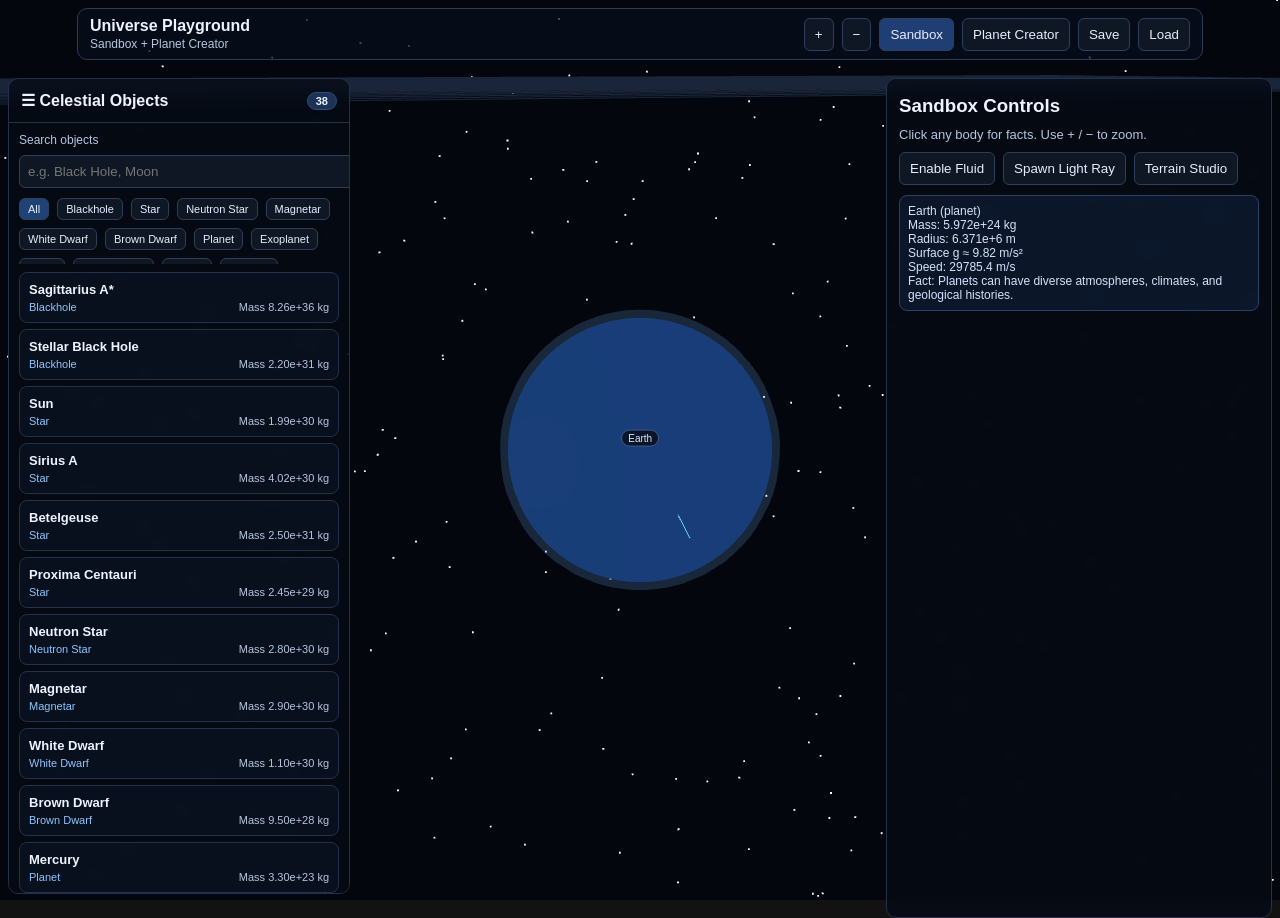
<file: index.html>
<!DOCTYPE html>
<html lang="en">
<head>
  <meta charset="UTF-8" />
  <meta name="viewport" content="width=device-width, initial-scale=1.0" />
  <title>Universe Playground</title>
  <link rel="stylesheet" href="css/style.css" />
  <link rel="stylesheet" href="css/ui.css" />
</head>
<body>
  <canvas id="scene" aria-label="3D universe scene"></canvas>
  <div id="labelsLayer"></div>

  <header id="topBar">
    <div class="brandWrap">
      <h1 id="appTitle">Universe Playground</h1>
      <p id="appSubtitle">Sandbox + Planet Creator</p>
    </div>
    <div class="topBarActions">
      <button id="zoomInBtn" title="Zoom In">+</button>
      <button id="zoomOutBtn" title="Zoom Out">−</button>
      <button id="openSandbox" class="modeButton active">Sandbox</button>
      <button id="openCreator" class="modeButton">Planet Creator</button>
      <button id="saveBtn" title="Save current simulation">Save</button>
      <button id="loadBtn" title="Load previous simulation">Load</button>
    </div>
  </header>

  <aside id="leftPanel">
    <div id="panelHeader">☰ Celestial Objects <span id="objectCount" class="pill">0</span></div>
    <label class="fieldLabel" for="search">Search objects</label>
    <input id="search" placeholder="e.g. Black Hole, Moon" />
    <div id="quickFilters" class="buttonRow compact" aria-label="Object type filters"></div>
    <div id="objectList"></div>
    <p class="hint">Tip: click and hold an object, drag into the scene, then release to place it.</p>
  </aside>

  <aside id="rightPanel">
    <section id="sandboxInfo" class="panelSection">
      <h3>Sandbox Controls</h3>
      <p class="sectionDescription">Click any body for facts. Use + / − to zoom.</p>
      <div class="buttonRow">
        <button id="toggleFluid">Enable Fluid</button>
        <button id="spawnLight">Spawn Light Ray</button>
        <button id="openTerrainStudio">Terrain Studio</button>
      </div>
      <div id="infoBox">Select an object to inspect.</div>
    </section>

    <section id="creatorPanel" class="panelSection hidden">
      <h3>Planet Creator</h3>
      <p class="sectionDescription">Provide physical values to create a custom world.</p>
      <label>Name <input id="planetName" value="Custom Planet" /></label>
      <label>Mass (kg) <input id="planetMass" type="number" value="5.972e24" /></label>
      <label>Radius (m) <input id="planetRadius" type="number" value="6371000" /></label>
      <label>Distance from Sun (m) <input id="planetDistance" type="number" value="1.496e11" /></label>
      <label>Surface Gravity (m/s²) <input id="planetGravity" type="number" value="9.81" /></label>
      <div class="buttonRow">
        <button id="createPlanet">Create Planet</button>
        <button id="toggleTerrain">Enable Terrain Sculpt</button>
      </div>
      <p class="hint">Sculpt mode: click + drag to raise terrain, hold Shift while dragging to lower terrain.</p>
    </section>
  </aside>

  <section id="terrainStudioScreen" class="hidden">
    <div class="studioCard">
      <h2>Terrain Studio</h2>
      <p id="terrainStudioTitle">Select a planet-like object, then open Terrain Studio.</p>
      <p>Use cursor drag to sculpt hills and dunes. Hold <kbd>Shift</kbd> to carve valleys.</p>
      <div class="buttonRow">
        <button id="studioEnableSculpt">Enable Sculpt</button>
        <button id="closeTerrainStudio">Back to Sandbox</button>
      </div>
    </div>
  </section>

  <script type="module" src="js/main.js"></script>
</body>
</html>
</file>
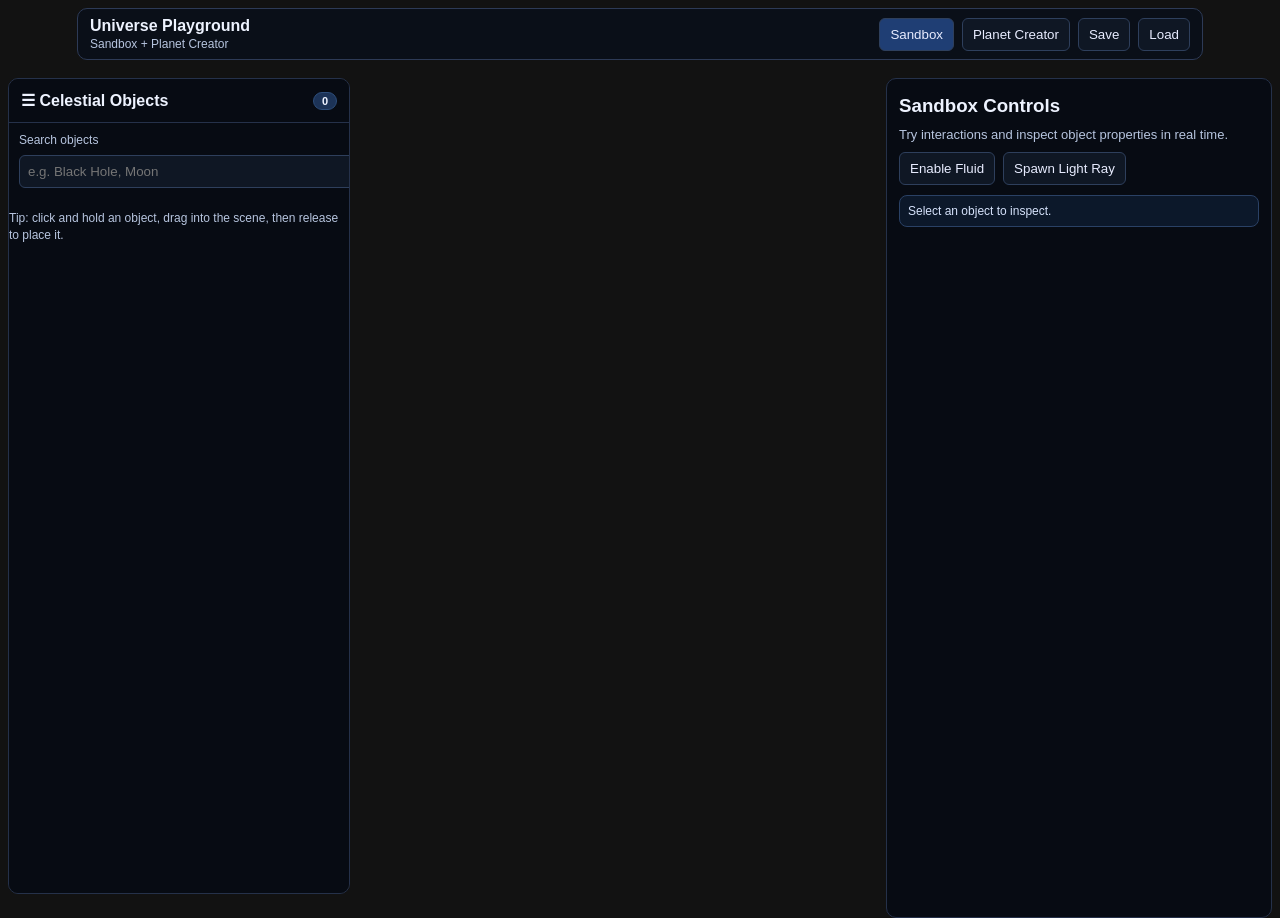
<file: builder.html>
<!DOCTYPE html>
<html lang="en">
<head>
  <meta charset="UTF-8" />
  <meta name="viewport" content="width=device-width, initial-scale=1.0" />
  <title>Universe Playground</title>
  <link rel="stylesheet" href="css/style.css" />
  <link rel="stylesheet" href="css/ui.css" />
</head>
<body>
  <canvas id="scene" aria-label="3D universe scene"></canvas>

  <header id="topBar">
    <div class="brandWrap">
      <h1 id="appTitle">Universe Playground</h1>
      <p id="appSubtitle">Sandbox + Planet Creator</p>
    </div>
    <div class="topBarActions">
      <button id="openSandbox" class="modeButton active">Sandbox</button>
      <button id="openCreator" class="modeButton">Planet Creator</button>
      <button id="saveBtn" title="Save current simulation">Save</button>
      <button id="loadBtn" title="Load previous simulation">Load</button>
    </div>
  </header>

  <aside id="leftPanel">
    <div id="panelHeader">☰ Celestial Objects <span id="objectCount" class="pill">0</span></div>
    <label class="fieldLabel" for="search">Search objects</label>
    <input id="search" placeholder="e.g. Black Hole, Moon" />
    <div id="quickFilters" class="buttonRow compact" aria-label="Object type filters"></div>
    <div id="objectList"></div>
    <p class="hint">Tip: click and hold an object, drag into the scene, then release to place it.</p>
  </aside>

  <aside id="rightPanel">
    <section id="sandboxInfo" class="panelSection">
      <h3>Sandbox Controls</h3>
      <p class="sectionDescription">Try interactions and inspect object properties in real time.</p>
      <div class="buttonRow">
        <button id="toggleFluid">Enable Fluid</button>
        <button id="spawnLight">Spawn Light Ray</button>
      </div>
      <div id="infoBox">Select an object to inspect.</div>
    </section>

    <section id="creatorPanel" class="panelSection hidden">
      <h3>Planet Creator</h3>
      <p class="sectionDescription">Provide physical values to create a custom world.</p>
      <label>Name <input id="planetName" value="Custom Planet" /></label>
      <label>Mass (kg) <input id="planetMass" type="number" value="5.972e24" /></label>
      <label>Radius (m) <input id="planetRadius" type="number" value="6371000" /></label>
      <label>Distance from Sun (m) <input id="planetDistance" type="number" value="1.496e11" /></label>
      <label>Surface Gravity (m/s²) <input id="planetGravity" type="number" value="9.81" /></label>
      <div class="buttonRow">
        <button id="createPlanet">Create Planet</button>
        <button id="toggleTerrain">Enable Terrain Sculpt</button>
      </div>
      <p class="hint">Sculpt mode: click + drag to raise terrain, hold Shift while dragging to lower terrain.</p>
    </section>
  </aside>

  <script type="module" src="js/main.js"></script>
</body>
</html>
</file>
<file: css/style.css>
:root {
  color-scheme: dark;
}

body {
  margin: 0;
  background: radial-gradient(circle at 50% 20%, #15243f, #03060b 60%);
  color: #eef3ff;
  font-family: Inter, Arial, sans-serif;
  overflow: hidden;
}

canvas {
  position: fixed;
  inset: 0;
}

#labelsLayer {
  position: fixed;
  inset: 0;
  pointer-events: none;
  z-index: 9;
}

.miniLabel {
  position: absolute;
  transform: translate(-50%, -120%);
  font-size: 10px;
  padding: 2px 6px;
  border-radius: 10px;
  background: rgba(8, 12, 20, 0.8);
  border: 1px solid #3b5d8a;
  color: #d7e7ff;
  white-space: nowrap;
}

#topBar {
  position: absolute;
  top: 8px;
  left: 50%;
  transform: translateX(-50%);
  display: flex;
  align-items: center;
  justify-content: space-between;
  gap: 20px;
  width: min(1100px, calc(100% - 16px));
  background: rgba(9, 15, 27, 0.75);
  border: 1px solid #2d3a56;
  border-radius: 10px;
  padding: 8px 12px;
  z-index: 20;
}

#appTitle {
  margin: 0;
  font-size: 16px;
}

#appSubtitle {
  margin: 2px 0 0;
  font-size: 12px;
  color: #b7c5df;
}

.topBarActions {
  display: flex;
  gap: 8px;
  flex-wrap: wrap;
  justify-content: flex-end;
}

button,
input {
  background: #0f1724;
  color: #e8ecff;
  border: 1px solid #2e3f5c;
  border-radius: 6px;
}

button {
  cursor: pointer;
  padding: 8px 10px;
  transition: 0.16s ease;
}

button:hover {
  border-color: #63a4ff;
  transform: translateY(-1px);
  box-shadow: 0 0 10px rgba(99, 164, 255, 0.35);
}

.modeButton.active {
  background: #1f3e74;
}

.hidden {
  display: none !important;
}
</file>
<file: css/ui.css>
#leftPanel,
#rightPanel {
  position: absolute;
  top: 78px;
  height: calc(100% - 86px);
  background: rgba(5, 10, 20, 0.8);
  backdrop-filter: blur(6px);
  border: 1px solid #25314a;
  border-radius: 10px;
  z-index: 10;
  overflow: auto;
}

#leftPanel { left: 8px; width: 340px; }
#rightPanel { right: 8px; width: 360px; padding: 12px; }

#panelHeader {
  padding: 12px;
  border-bottom: 1px solid #25314a;
  font-weight: 700;
  display: flex;
  justify-content: space-between;
  align-items: center;
}

.pill {
  background: #1c3357;
  border: 1px solid #2d4d7a;
  font-size: 11px;
  border-radius: 99px;
  padding: 2px 8px;
}

.fieldLabel { display: block; margin: 10px 10px 2px; font-size: 12px; color: #b7c5df; }
#search { width: calc(100% - 20px); margin: 6px 10px 10px; padding: 8px; }
#quickFilters { margin: 0 10px 8px; max-height: 66px; overflow: auto; }
button.small { font-size: 11px; padding: 4px 8px; }
button.small.active { background: #204376; }

.objectItem {
  margin: 6px 10px;
  padding: 9px;
  border-radius: 8px;
  border: 1px solid #25314a;
  cursor: grab;
  background: rgba(17, 28, 45, 0.4);
}
.objectItem:hover { background: #17243a; }
.objectTitle { font-size: 13px; font-weight: 600; }
.objectMeta {
  margin-top: 4px;
  font-size: 11px;
  color: #b7c5df;
  display: flex;
  justify-content: space-between;
  gap: 8px;
}
.objectType { text-transform: capitalize; color: #8dc5ff; }

.panelSection { display: flex; flex-direction: column; gap: 10px; }
.panelSection h3 { margin: 4px 0 0; }
.sectionDescription { margin: 0; color: #b7c5df; font-size: 13px; }
.panelSection label { display: flex; flex-direction: column; gap: 5px; font-size: 13px; }
.panelSection input { padding: 8px; }
.buttonRow { display: flex; gap: 8px; flex-wrap: wrap; }

#infoBox {
  font-size: 12px;
  color: #d6e2fb;
  background: rgba(16, 31, 54, 0.65);
  border: 1px solid #2a4165;
  border-radius: 8px;
  padding: 8px;
  white-space: pre-line;
}

.hint { font-size: 12px; color: #b7c5df; line-height: 1.4; }

#terrainStudioScreen {
  position: fixed;
  inset: 0;
  z-index: 30;
  background: rgba(3, 6, 11, 0.78);
  display: flex;
  align-items: center;
  justify-content: center;
}

.studioCard {
  width: min(560px, calc(100% - 24px));
  background: rgba(10, 20, 35, 0.95);
  border: 1px solid #2d4c77;
  border-radius: 12px;
  padding: 16px;
  box-shadow: 0 12px 34px rgba(0, 0, 0, 0.45);
}

kbd {
  background: #11233d;
  border: 1px solid #2c4a74;
  border-radius: 4px;
  padding: 1px 5px;
}
</file>
